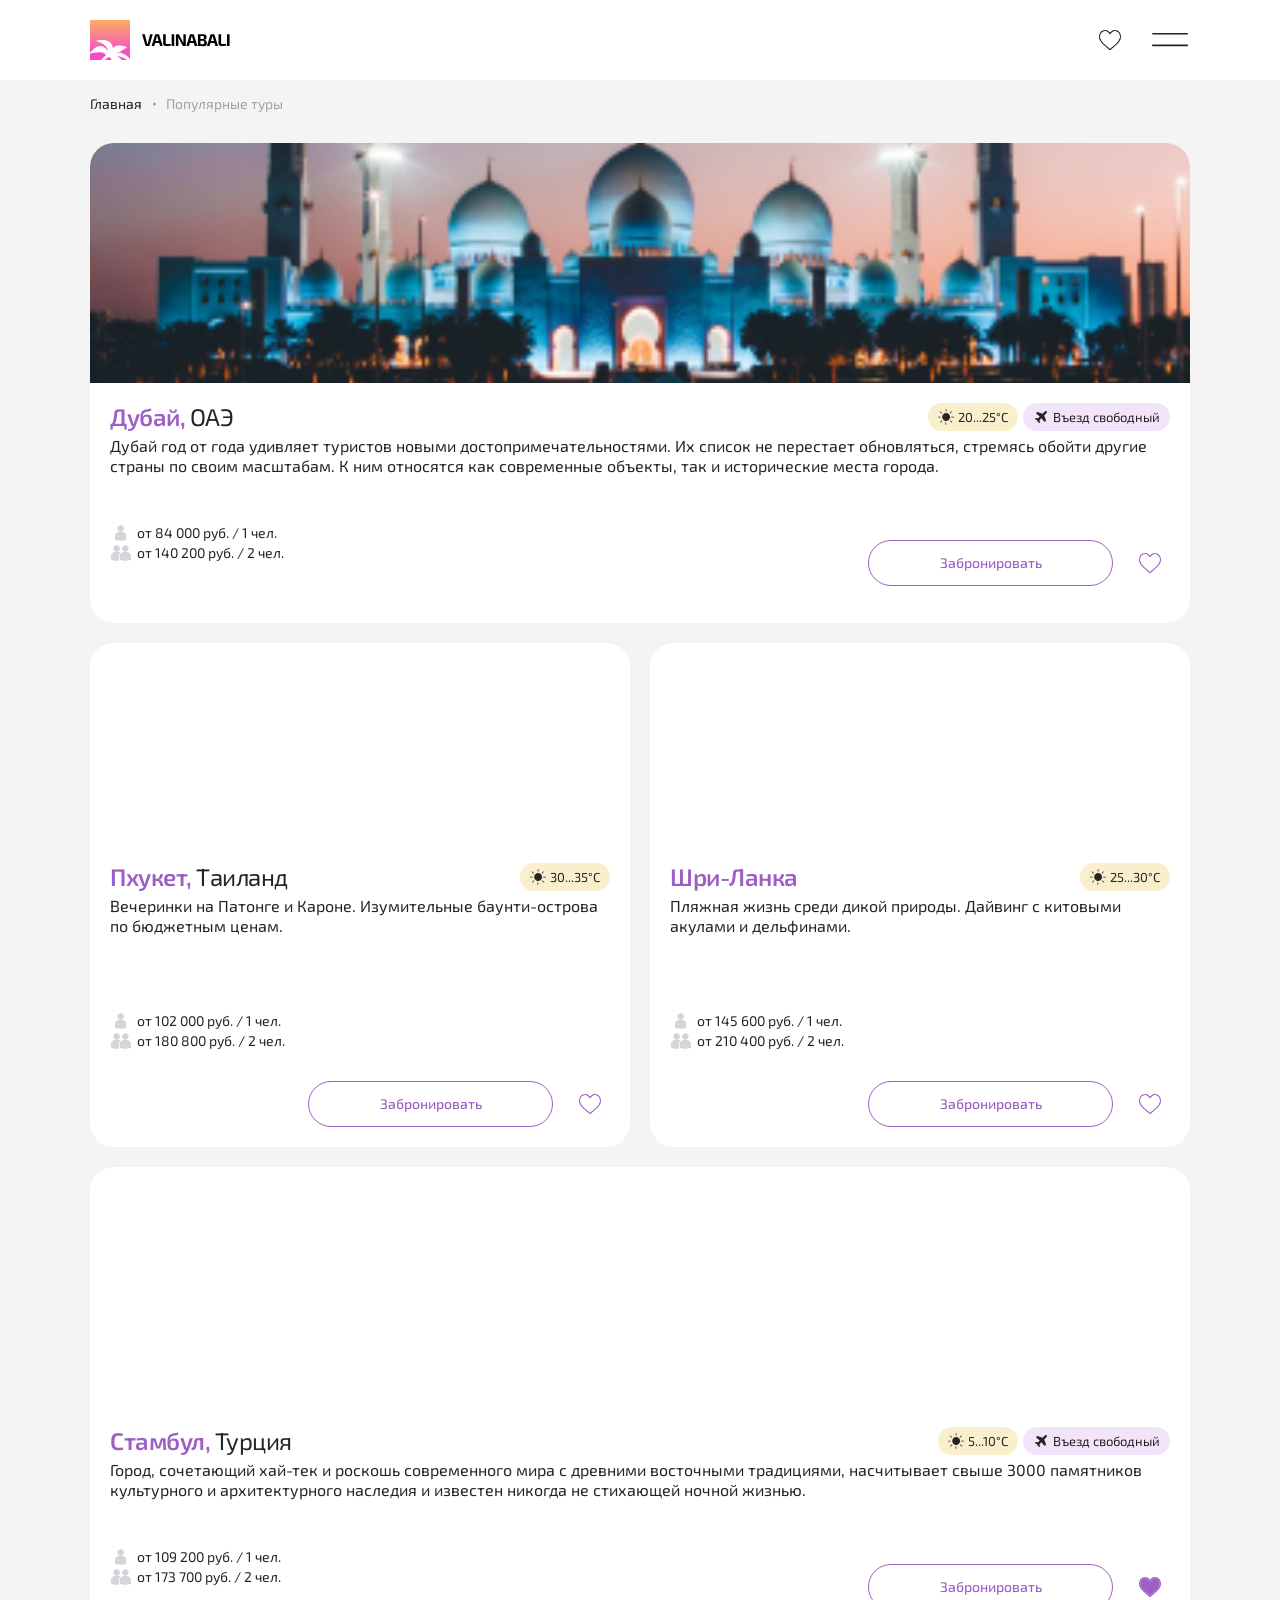
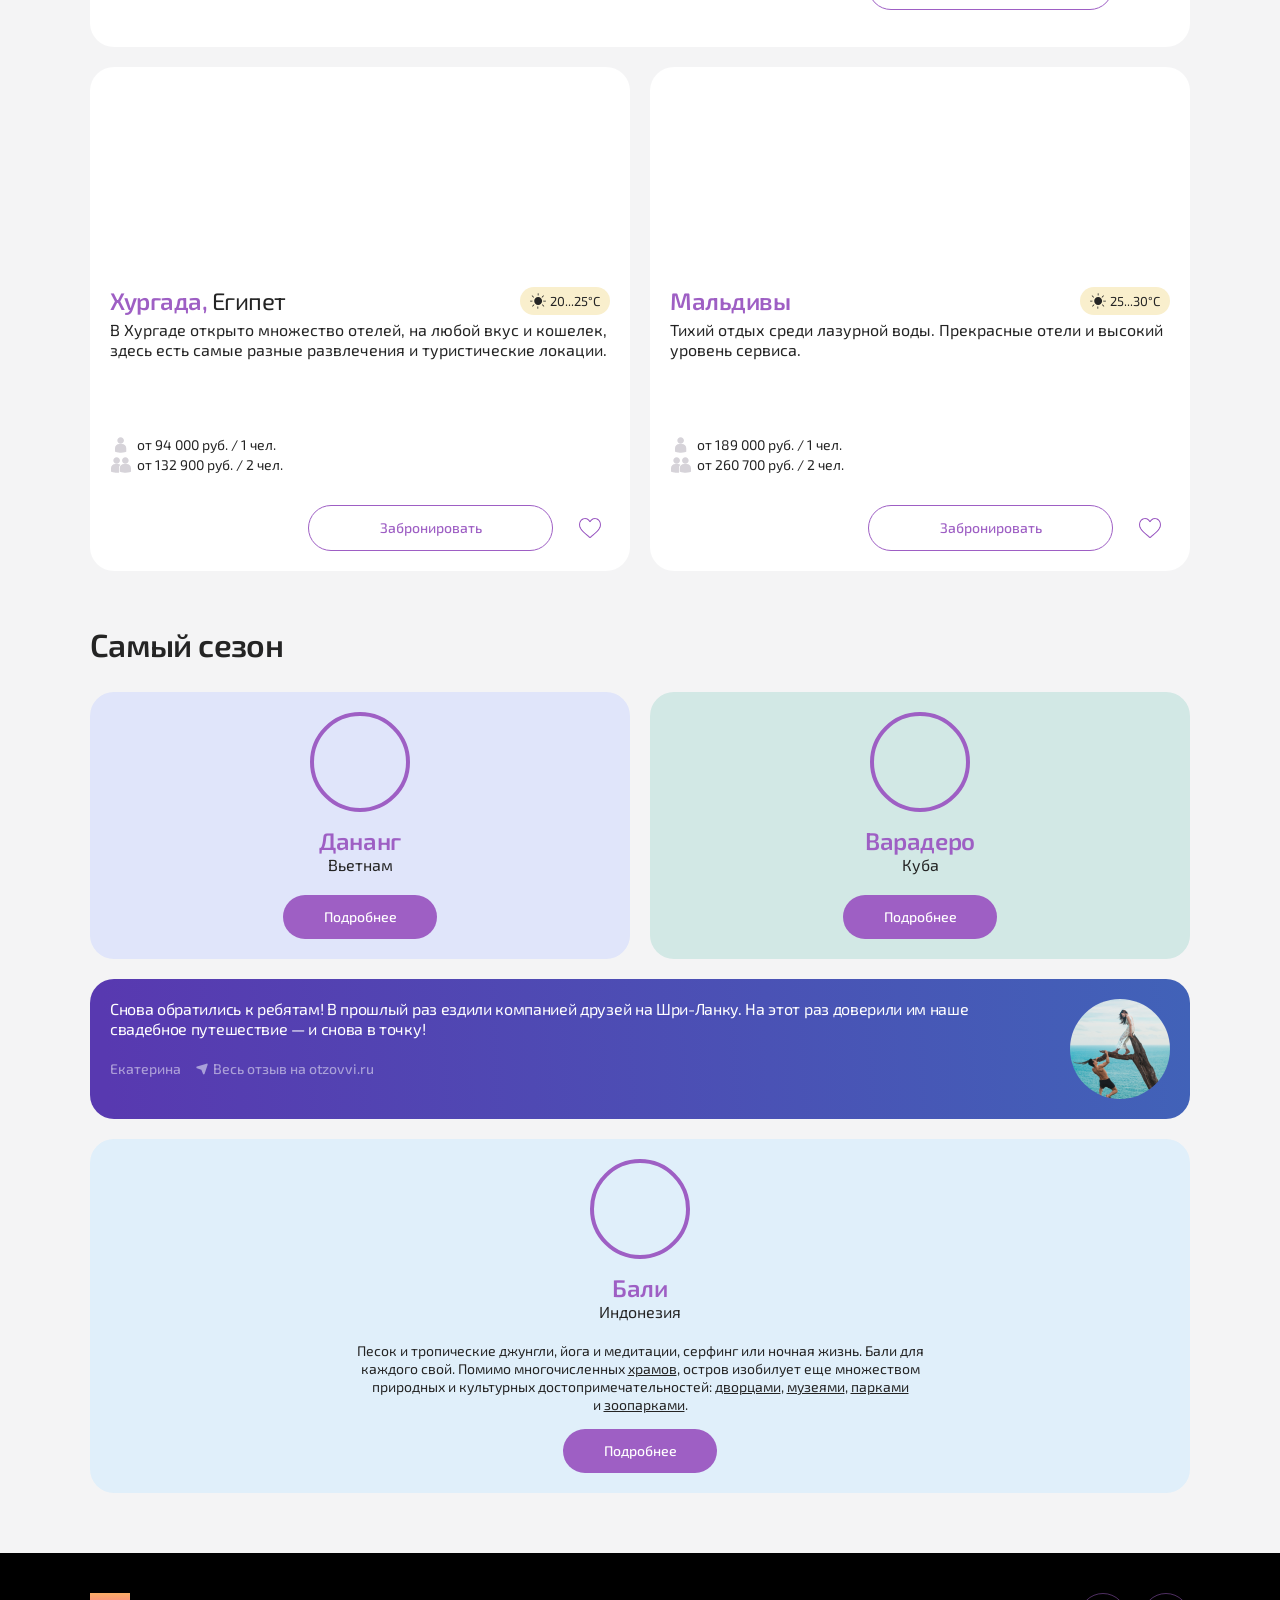
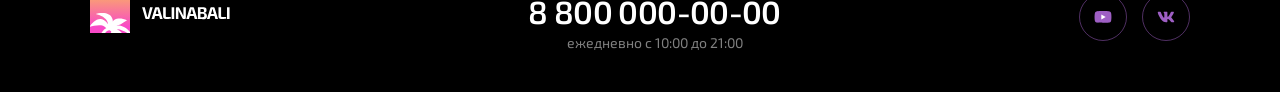
<file: index.html>
<!DOCTYPE html>
<html lang="ru">
  <head>
    <meta charset="UTF-8">
    <meta name="viewport" content="width=device-width, initial-scale=1.0">
    <meta http-equiv="X-UA-Compatible" content="ie=edge">
    <link rel="stylesheet" href="css/style.css">
    <title>Популярные туры - Valinabali</title>
  </head>

  <body>
    <header class="header">
      <div class="container">
        <div class="header__content">
          <a class="header__logo-link" href="#" aria-label="Ссылка на главную страницу">
            <svg class="header__logo-icon" width="140" height="40" viewBox="0 0 140 40" fill="none" xmlns="http://www.w3.org/2000/svg">
              <path d="M139.568 14.27V26H136.984V14.27H139.568Z" fill="black"/>
              <path d="M131.1 14.27V23.042C131.1 23.3253 131.179 23.5406 131.338 23.688C131.496 23.8353 131.723 23.909 132.018 23.909H136.115L136.234 25.864C135.429 25.9546 134.585 26.0056 133.701 26.017C132.828 26.0396 131.955 26.051 131.083 26.051C130.233 26.051 129.587 25.8243 129.145 25.371C128.714 24.9063 128.499 24.317 128.499 23.603V14.27H131.1Z" fill="black"/>
              <path d="M123.716 14.27C123.932 14.27 124.119 14.3323 124.277 14.457C124.447 14.5816 124.561 14.746 124.617 14.95L128.017 26H125.365L122.968 17.381C122.923 17.1883 122.878 16.9956 122.832 16.803C122.787 16.599 122.747 16.4063 122.713 16.225H122.254C122.22 16.4063 122.181 16.599 122.135 16.803C122.101 16.9956 122.056 17.1883 121.999 17.381L119.602 26H116.933L120.35 14.95C120.407 14.746 120.515 14.5816 120.673 14.457C120.843 14.3323 121.036 14.27 121.251 14.27L123.716 14.27ZM125.518 20.951V22.906H119.432V20.951H125.518Z" fill="black"/>
              <path d="M112.366 14.134C113.386 14.134 114.197 14.2246 114.797 14.406C115.409 14.576 115.851 14.882 116.123 15.324C116.395 15.766 116.531 16.3893 116.531 17.194C116.531 18.0326 116.367 18.673 116.038 19.115C115.721 19.5456 115.194 19.795 114.457 19.863V19.965C115.364 20.0443 115.999 20.3503 116.361 20.883C116.724 21.4043 116.905 22.1353 116.905 23.076C116.905 23.8806 116.764 24.504 116.48 24.946C116.208 25.388 115.778 25.6996 115.188 25.881C114.61 26.051 113.851 26.136 112.91 26.136C112.151 26.136 111.488 26.1303 110.921 26.119C110.366 26.119 109.85 26.1076 109.374 26.085C108.898 26.0623 108.411 26.034 107.912 26L108.167 24.198C108.439 24.2093 108.961 24.2206 109.731 24.232C110.513 24.2433 111.42 24.249 112.451 24.249C112.927 24.249 113.301 24.2036 113.573 24.113C113.845 24.0223 114.032 23.858 114.134 23.62C114.248 23.3706 114.304 23.0193 114.304 22.566C114.304 22.0786 114.248 21.7103 114.134 21.461C114.021 21.2003 113.823 21.019 113.539 20.917C113.267 20.815 112.888 20.7583 112.4 20.747H108.15V19.098H112.366C112.786 19.0866 113.114 19.0413 113.352 18.962C113.602 18.8826 113.777 18.7296 113.879 18.503C113.981 18.2763 114.032 17.959 114.032 17.551C114.032 17.1316 113.976 16.8143 113.862 16.599C113.76 16.3723 113.579 16.2193 113.318 16.14C113.058 16.0606 112.695 16.021 112.23 16.021C111.596 16.021 111.035 16.021 110.547 16.021C110.06 16.021 109.624 16.0266 109.238 16.038C108.853 16.038 108.496 16.0493 108.167 16.072L107.912 14.27C108.366 14.2246 108.802 14.1963 109.221 14.185C109.652 14.1623 110.117 14.151 110.615 14.151C111.114 14.1396 111.698 14.134 112.366 14.134ZM110.462 14.27V26H107.912V14.27H110.462Z" fill="black"/>
              <path d="M103.096 14.27C103.311 14.27 103.498 14.3323 103.657 14.457C103.827 14.5816 103.94 14.746 103.997 14.95L107.397 26H104.745L102.348 17.381C102.302 17.1883 102.257 16.9956 102.212 16.803C102.166 16.599 102.127 16.4063 102.093 16.225H101.634C101.6 16.4063 101.56 16.599 101.515 16.803C101.481 16.9956 101.435 17.1883 101.379 17.381L98.9818 26H96.3128L99.7298 14.95C99.7865 14.746 99.8941 14.5816 100.053 14.457C100.223 14.3323 100.415 14.27 100.631 14.27L103.096 14.27ZM104.898 20.951V22.906H98.8118V20.951H104.898Z" fill="black"/>
              <path d="M95.8252 14.27V25.065C95.8252 25.6883 95.5136 26 94.8902 26H93.4622C93.1789 26 92.9636 25.9376 92.8162 25.813C92.6689 25.677 92.5329 25.4786 92.4082 25.218L89.1612 19.064C89.0252 18.8033 88.8892 18.5143 88.7532 18.197C88.6286 17.8796 88.5209 17.5736 88.4302 17.279H88.2432C88.2772 17.585 88.3056 17.8966 88.3282 18.214C88.3509 18.52 88.3622 18.826 88.3622 19.132V26H85.8972V15.205C85.8972 14.5816 86.2146 14.27 86.8492 14.27H88.2602C88.5322 14.27 88.7362 14.338 88.8722 14.474C89.0196 14.5986 89.1612 14.7913 89.2972 15.052L92.4422 21.019C92.5782 21.2796 92.7199 21.5686 92.8672 21.886C93.0146 22.2033 93.1562 22.532 93.2922 22.872H93.4962C93.4622 22.532 93.4339 22.2033 93.4112 21.886C93.3999 21.5573 93.3942 21.2343 93.3942 20.917L93.3772 14.27H95.8252Z" fill="black"/>
              <path d="M84.2144 14.27V26H81.6304V14.27H84.2144Z" fill="black"/>
              <path d="M75.7461 14.27V23.042C75.7461 23.3253 75.8254 23.5406 75.9841 23.688C76.1428 23.8353 76.3694 23.909 76.6641 23.909H80.7611L80.8801 25.864C80.0754 25.9546 79.2311 26.0056 78.3471 26.017C77.4744 26.0396 76.6018 26.051 75.7291 26.051C74.8791 26.051 74.2331 25.8243 73.7911 25.371C73.3604 24.9063 73.1451 24.317 73.1451 23.603V14.27H75.7461Z" fill="black"/>
              <path d="M68.3627 14.27C68.578 14.27 68.765 14.3323 68.9237 14.457C69.0937 14.5816 69.207 14.746 69.2637 14.95L72.6637 26H70.0117L67.6147 17.381C67.5693 17.1883 67.524 16.9956 67.4787 16.803C67.4333 16.599 67.3937 16.4063 67.3597 16.225H66.9007C66.8667 16.4063 66.827 16.599 66.7817 16.803C66.7477 16.9956 66.7023 17.1883 66.6457 17.381L64.2487 26H61.5797L64.9967 14.95C65.0533 14.746 65.161 14.5816 65.3197 14.457C65.4897 14.3323 65.6823 14.27 65.8977 14.27L68.3627 14.27ZM70.1647 20.951V22.906H64.0787V20.951H70.1647Z" fill="black"/>
              <path d="M62.7439 14.27L59.5479 25.286C59.4912 25.49 59.3779 25.66 59.2079 25.796C59.0492 25.932 58.8566 26 58.6299 26H56.2499C56.0119 26 55.8079 25.932 55.6379 25.796C55.4792 25.66 55.3772 25.49 55.3319 25.286L52.1189 14.27H54.8049L56.9469 22.736C56.9922 22.9513 57.0376 23.1723 57.0829 23.399C57.1396 23.6143 57.1849 23.8296 57.2189 24.045H57.6609C57.6949 23.8296 57.7346 23.6086 57.7799 23.382C57.8366 23.1553 57.8932 22.9343 57.9499 22.719L60.0749 14.27H62.7439Z" fill="black"/>
              <g clip-path="url(#clip0_1815_593)">
              <rect width="40" height="40" fill="url(#paint0_linear_1815_593)"/>
              <path d="M12.1924 20.0948C9.34336 20.1069 6.70334 20.6851 5.41614 21.088C5.41614 21.088 17.0926 23.0695 18.0639 31.1301C9.19101 18.3372 -0.487183 33.8089 -0.487183 33.8089C1.53066 33.2796 7.30875 31.7084 11.1671 32.3712C13.8069 32.8247 16.3803 35.218 16.2692 35.1879C9.97812 36.7357 -0.0163387 64.7344 1.68077 67.0082C3.19405 68.7469 4.70896 68.1538 6.22244 67.2718C6.97157 61.338 12.8177 35.3034 19.9715 37.4051C19.9725 37.4054 19.9735 37.4048 19.9745 37.4051C20.5768 37.6112 21.1465 37.9728 21.1774 38.5253C21.2363 39.5778 20.5569 41.298 20.7173 42.4926C21.0893 45.2649 21.6321 46.2291 22.4216 47.1963C24.307 46.1365 26.1109 42.3155 26.4841 40.3343C28.1734 41.0741 30.8891 42.7876 33.1046 49.1513C34.2628 43.1879 32.5925 38.4842 27.1094 36.3955C29.4839 35.3692 39.8191 40.5626 41.0806 43.4572C42.308 38.2378 33.6263 31.8509 26.3984 32.1903C27.7842 31.8288 29.307 32.2513 30.7561 31.1842C32.7006 29.7523 34.9683 28.5192 37.0814 27.1946C29.9749 24.1035 23.4167 25.6298 22.9549 28.8292C22.592 21.7284 17.0815 20.0741 12.1923 20.0949L12.1924 20.0948Z" fill="white"/>
              </g>
              <defs>
              <linearGradient id="paint0_linear_1815_593" x1="20" y1="0" x2="20" y2="40" gradientUnits="userSpaceOnUse">
              <stop offset="0" stop-color="#FAAD66"/>
              <stop offset="0.844644" stop-color="#F849C7"/>
              </linearGradient>
              <clipPath id="clip0_1815_593">
              <rect width="40" height="40" fill="white"/>
              </clipPath>
              </defs>
            </svg>
          </a>
          <div class="header__btn-wrapper">
            <a class="header__favorites" href="#" aria-label="Ссылка на страницу избранное">
              <svg class="header__favorites-icon" width="22" height="20" aria-hidden="true">
                <use xlink:href="images/sprite.svg#icon-favorites"></use>
              </svg>
            </a>
            <button class="header__burger" type="button" aria-label="Кнопка открытия меню">
              <svg class="header__burger-icon" width="36" height="14" aria-hidden="true">
                <use xlink:href="images/sprite.svg#icon-burger"></use>
              </svg>
            </button>
          </div>
        </div>
      </div>
    </header>
    <main>
      <h1 class="visually-hidden">Туры Valinabali</h1>
      <div class="breadcrumbs">
        <div class="container">
          <ul class="breadcrumbs__list">
            <li class="breadcrumbs__item">
              <a class="breadcrumbs__link" href="#" aria-label="Ссылка на главную страницу">Главная</a>
            </li>
            <li class="breadcrumbs__item">
              <span class="breadcrumbs__link breadcrumbs__link--active">Популярные туры</span>
            </li>
          </ul>
        </div>
      </div>
      <section class="tours">
        <div class="container">
          <h2 class="visually-hidden">Популярные туры</h2>
          <ul class="tours__list">
            <li class="tours__item tours__item--flat">
              <div class="card-tour card-tour--flat">
                <picture class="card-tour__picture">
                  <source media="(max-width: 767px)" srcset="images/dubai-mobile.png 1x, images/dubai-mobile@2x.png 2x">
                  <source media="(max-width: 1439px)" srcset="images/dubai-tablet.png 1x, images/dubai-tablet@2x.png 2x">
                  <img class="card-tour__img card-tour__img--flat" src="images/dubai.png" height="240" width="720" alt="Фотография тура Дубай">
                </picture>
                <div class="card-tour__content">
                  <div class="card-tour__content-top">
                    <h2 class="card-tour__title">Дубай,<span class="card-tour__title-gray"> ОАЭ</span></h2>
                    <div class="card-tour__label-wrap">
                      <div class="card-tour__label-info">
                        <svg class="card-tour__label-icon" width="16" height="16" aria-hidden="true">
                          <use xlink:href="images/sprite.svg#icon-sun"></use>
                        </svg>
                        <span class="card-tour__label-text">20...25°C</span>
                      </div>
                      <div class="card-tour__label-info card-tour__label-info--bg-violet">
                        <svg class="card-tour__label-icon" width="16" height="16" aria-hidden="true">
                          <use xlink:href="images/sprite.svg#icon-airplane"></use>
                        </svg>
                        <span class="card-tour__label-text">Въезд свободный</span>
                      </div>
                    </div>
                  </div>
                  <p class="card-tour__text card-tour__text--flat">Дубай год от&nbsp;года удивляет туристов новыми достопримечательностями. Их&nbsp;список не&nbsp;перестает обновляться, стремясь обойти другие страны по&nbsp;своим масштабам. К&nbsp;ним относятся как современные объекты, так и&nbsp;исторические места города.</p>
                  <div class="card-tour__content-bottom">
                    <div class="card-tour__price-wrap">
                      <div class="card-tour__price">
                        <svg class="card-tour__price-icon" width="22" height="22" aria-hidden="true">
                          <use xlink:href="images/sprite.svg#icon-users"></use>
                        </svg>
                        <span class="card-tour__price-text">от 84 000 руб. / 1 чел.</span>
                      </div>
                      <div class="card-tour__price">
                        <svg class="card-tour__price-icon" width="22" height="22" aria-hidden="true">
                          <use xlink:href="images/sprite.svg#icon-users-double"></use>
                        </svg>
                        <span class="card-tour__price-text">от 140 200 руб. / 2 чел.</span>
                      </div>
                    </div>
                    <div class="card-tour__btns-wrap">
                      <button class="btn" type="button" aria-label="Кнопка забронировать тур">Забронировать</button>
                      <button class="card-tour__btn-favorites btn btn--icon" type="button" aria-label="Кнопка добавления в избранное">
                        <svg class="card-tour__btn-icon" width="22" height="20" aria-hidden="true">
                          <use xlink:href="images/sprite.svg#icon-favorites"></use>
                        </svg>
                      </button>
                    </div>
                  </div>
                </div>
              </div>
            </li>
            <li class="tours__item">
              <div class="card-tour">
                <picture class="card-tour__picture">
                  <source media="(max-width: 767px)" srcset="images/phuket-mobile.png 1x, images/phuket-mobile@2x.png 2x">
                  <source media="(max-width: 1439px)" srcset="images/phuket-tablet.png 1x, images/phuket-tablet@2x.png 2x">
                  <img class="card-tour__img" src="images/phuket.png" height="240" width="380" alt="Фотография тура Пхукет">
                </picture>
                <div class="card-tour__content">
                  <div class="card-tour__content-top">
                    <h2 class="card-tour__title">Пхукет,<span class="card-tour__title-gray"> Таиланд</span></h2>
                    <div class="card-tour__label-wrap">
                      <div class="card-tour__label-info">
                        <svg class="card-tour__label-icon" width="16" height="16" aria-hidden="true">
                          <use xlink:href="images/sprite.svg#icon-sun"></use>
                        </svg>
                        <span class="card-tour__label-text">30...35°C</span>
                      </div>
                    </div>
                  </div>
                  <p class="card-tour__text">Вечеринки на&nbsp;Патонге и&nbsp;Кароне. Изумительные баунти-острова по&nbsp;бюджетным ценам.</p>
                  <div class="card-tour__content-bottom">
                    <div class="card-tour__price-wrap">
                      <div class="card-tour__price">
                        <svg class="card-tour__price-icon" width="22" height="22" aria-hidden="true">
                          <use xlink:href="images/sprite.svg#icon-users"></use>
                        </svg>
                        <span class="card-tour__price-text">от 102 000 руб. / 1 чел.</span>
                      </div>
                      <div class="card-tour__price">
                        <svg class="card-tour__price-icon" width="22" height="22" aria-hidden="true">
                          <use xlink:href="images/sprite.svg#icon-users-double"></use>
                        </svg>
                        <span class="card-tour__price-text">от 180 800 руб. / 2 чел.</span>
                      </div>
                    </div>
                    <div class="card-tour__btns-wrap">
                      <button class="btn" type="button" aria-label="Кнопка забронировать тур">Забронировать</button>
                      <button class="card-tour__btn-favorites btn btn--icon" type="button" aria-label="Кнопка добавления в избранное">
                        <svg class="card-tour__btn-icon" width="22" height="20" aria-hidden="true">
                          <use xlink:href="images/sprite.svg#icon-favorites"></use>
                        </svg>
                      </button>
                    </div>
                  </div>
                </div>
              </div>
            </li>
            <li class="tours__item">
              <div class="card-tour">
                <picture class="card-tour__picture">
                  <source media="(max-width: 767px)"  srcset="images/shri-lanka-mobile.png 1x, images/shri-lanka-mobile@2x.png 2x">
                  <source media="(max-width: 1439px)"  srcset="images/shri-lanka-tablet.png 1x, images/shri-lanka-tablet@2x.png 2x">
                  <img class="card-tour__img" src="images/shri-lanka.png" height="240" width="380" alt="Фотография тура Шри-Ланка">
                </picture>
                <div class="card-tour__content">
                  <div class="card-tour__content-top">
                    <h2 class="card-tour__title">Шри-Ланка</h2>
                    <div class="card-tour__label-wrap">
                      <div class="card-tour__label-info">
                        <svg class="card-tour__label-icon" width="16" height="16" aria-hidden="true">
                          <use xlink:href="images/sprite.svg#icon-sun"></use>
                        </svg>
                        <span class="card-tour__label-text">25...30°C</span>
                      </div>
                    </div>
                  </div>
                  <p class="card-tour__text">Пляжная жизнь среди дикой природы. Дайвинг с&nbsp;китовыми акулами и&nbsp;дельфинами.</p>
                  <div class="card-tour__content-bottom">
                    <div class="card-tour__price-wrap">
                      <div class="card-tour__price">
                        <svg class="card-tour__price-icon" width="22" height="22" aria-hidden="true">
                          <use xlink:href="images/sprite.svg#icon-users"></use>
                        </svg>
                        <span class="card-tour__price-text">от 145 600 руб. / 1 чел.</span>
                      </div>
                      <div class="card-tour__price">
                        <svg class="card-tour__price-icon" width="22" height="22" aria-hidden="true">
                          <use xlink:href="images/sprite.svg#icon-users-double"></use>
                        </svg>
                        <span class="card-tour__price-text">от 210 400 руб. / 2 чел.</span>
                      </div>
                    </div>
                    <div class="card-tour__btns-wrap">
                      <button class="btn" type="button" aria-label="Кнопка забронировать тур">Забронировать</button>
                      <button class="card-tour__btn-favorites btn btn--icon" type="button" aria-label="Кнопка добавления в избранное">
                        <svg class="card-tour__btn-icon" width="22" height="20" aria-hidden="true">
                          <use xlink:href="images/sprite.svg#icon-favorites"></use>
                        </svg>
                      </button>
                    </div>
                  </div>
                </div>
              </div>
            </li>
            <li class="tours__item tours__item--flat">
              <div class="card-tour card-tour--flat">
                <picture class="card-tour__picture">
                  <source media="(max-width: 767px)"  srcset="images/stambul-mobile.png 1x, images/stambul-mobile@2x.png 2x">
                  <source media="(max-width: 1439px)"  srcset="images/stambul-tablet.png 1x, images/stambul-tablet@2x.png 2x">
                  <img class="card-tour__img card-tour__img--flat" src="images/stambul.png" height="240" width="720" alt="Фотография тура Стамбул">
                </picture>
                <div class="card-tour__content">
                  <div class="card-tour__content-top">
                    <h2 class="card-tour__title">Стамбул,<span class="card-tour__title-gray"> Турция</span></h2>
                    <div class="card-tour__label-wrap">
                      <div class="card-tour__label-info">
                        <svg class="card-tour__label-icon" width="16" height="16" aria-hidden="true">
                          <use xlink:href="images/sprite.svg#icon-sun"></use>
                        </svg>
                        <span class="card-tour__label-text">5...10°C</span>
                      </div>
                      <div class="card-tour__label-info card-tour__label-info--bg-violet">
                        <svg class="card-tour__label-icon" width="16" height="16" aria-hidden="true">
                          <use xlink:href="images/sprite.svg#icon-airplane"></use>
                        </svg>
                        <span class="card-tour__label-text">Въезд свободный</span>
                      </div>
                    </div>
                  </div>
                    <p class="card-tour__text card-tour__text--flat">Город, сочетающий хай-тек и&nbsp;роскошь современного мира с&nbsp;древними восточными традициями, насчитывает свыше 3000 памятников культурного и&nbsp;архитектурного наследия и&nbsp;известен никогда не&nbsp;стихающей ночной жизнью.</p>
                  <div class="card-tour__content-bottom">
                    <div class="card-tour__price-wrap">
                      <div class="card-tour__price">
                        <svg class="card-tour__price-icon" width="22" height="22" aria-hidden="true">
                          <use xlink:href="images/sprite.svg#icon-users"></use>
                        </svg>
                        <span class="card-tour__price-text">от 109 200 руб. / 1 чел.</span>
                      </div>
                      <div class="card-tour__price">
                        <svg class="card-tour__price-icon" width="22" height="22" aria-hidden="true">
                          <use xlink:href="images/sprite.svg#icon-users-double"></use>
                        </svg>
                        <span class="card-tour__price-text">от 173 700 руб. / 2 чел.</span>
                      </div>
                    </div>
                    <div class="card-tour__btns-wrap">
                      <button class="btn" type="button" aria-label="Кнопка забронировать тур">Забронировать</button>
                      <button class="card-tour__btn-favorites card-tour__btn-favorites--active btn btn--icon" type="button" aria-label="Кнопка добавления в избранное">
                        <svg class="card-tour__btn-icon" width="22" height="20" aria-hidden="true">
                          <use xlink:href="images/sprite.svg#icon-favorites"></use>
                        </svg>
                      </button>
                    </div>
                  </div>
                </div>
              </div>
            </li>
            <li class="tours__item tours__item--flat tours__item--flat-small">
              <div class="card-tour card-tour--flat-small">
                <picture class="card-tour__picture">
                  <source media="(max-width: 767px)"  srcset="images/hurgada-mobile.png 1x, images/hurgada-mobile@2x.png 2x">
                  <source media="(max-width: 1439px)"  srcset="images/hurgada-tablet.png 1x, images/hurgada-tablet@2x.png 2x">
                  <img class="card-tour__img" src="images/hurgada.png" height="240" width="720" alt="Фотография тура Хургада">
                </picture>
                <div class="card-tour__content">
                  <div class="card-tour__content-top">
                    <h2 class="card-tour__title">Хургада, <span class="card-tour__title-gray">Египет</span></h2>
                    <div class="card-tour__label-wrap">
                      <div class="card-tour__label-info">
                        <svg class="card-tour__label-icon" width="16" height="16" aria-hidden="true">
                          <use xlink:href="images/sprite.svg#icon-sun"></use>
                        </svg>
                        <span class="card-tour__label-text">20...25°C</span>
                      </div>
                      <div class="card-tour__label-info card-tour__label-info--bg-violet card-tour__label-info--tablet">
                        <svg class="card-tour__label-icon" width="16" height="16" aria-hidden="true">
                          <use xlink:href="images/sprite.svg#icon-airplane"></use>
                        </svg>
                        <span class="card-tour__label-text">Въезд свободный</span>
                      </div>
                    </div>
                  </div>
                  <p class="card-tour__text">В&nbsp;Хургаде открыто множество отелей, на&nbsp;любой вкус и&nbsp;кошелек, здесь есть самые разные развлечения и&nbsp;туристические локации.</p>
                  <div class="card-tour__content-bottom">
                    <div class="card-tour__price-wrap">
                      <div class="card-tour__price">
                        <svg class="card-tour__price-icon" width="22" height="22" aria-hidden="true">
                          <use xlink:href="images/sprite.svg#icon-users"></use>
                        </svg>
                        <span class="card-tour__price-text">от 94 000 руб. / 1 чел.</span>
                      </div>
                      <div class="card-tour__price">
                        <svg class="card-tour__price-icon" width="22" height="22" aria-hidden="true">
                          <use xlink:href="images/sprite.svg#icon-users-double"></use>
                        </svg>
                        <span class="card-tour__price-text">от 132 900 руб. / 2 чел.</span>
                      </div>
                    </div>
                    <div class="card-tour__btns-wrap">
                      <button class="btn" type="button" aria-label="Кнопка забронировать тур">Забронировать</button>
                      <button class="card-tour__btn-favorites btn btn--icon" type="button" aria-label="Кнопка добавления в избранное">
                        <svg class="card-tour__btn-icon" width="22" height="20" aria-hidden="true">
                          <use xlink:href="images/sprite.svg#icon-favorites"></use>
                        </svg>
                      </button>
                    </div>
                  </div>
                </div>
              </div>
            </li>
            <li class="tours__item">
              <div class="card-tour">
                <picture class="card-tour__picture">
                  <source media="(max-width: 767px)"  srcset="images/maldives-mobile.png 1x, images/maldives-mobile@2x.png 2x">
                  <source media="(max-width: 1439px)"  srcset="images/maldives-tablet.png 1x, images/maldives-tablet@2x.png 2x">
                  <img class="card-tour__img" src="images/maldives.png" height="240" width="380" alt="Фотография тура Мальдивы">
                </picture>
                <div class="card-tour__content">
                  <div class="card-tour__content-top">
                    <h2 class="card-tour__title">Мальдивы</h2>
                    <div class="card-tour__label-wrap">
                      <div class="card-tour__label-info">
                        <svg class="card-tour__label-icon" width="16" height="16" aria-hidden="true">
                          <use xlink:href="images/sprite.svg#icon-sun"></use>
                        </svg>
                        <span class="card-tour__label-text">25...30°C</span>
                      </div>
                    </div>
                  </div>
                  <p class="card-tour__text">Тихий отдых среди лазурной воды. Прекрасные отели и&nbsp;высокий уровень сервиса.</p>
                  <div class="card-tour__content-bottom">
                    <div class="card-tour__price-wrap">
                      <div class="card-tour__price">
                        <svg class="card-tour__price-icon" width="22" height="22" aria-hidden="true">
                          <use xlink:href="images/sprite.svg#icon-users"></use>
                        </svg>
                        <span class="card-tour__price-text">от 189 000 руб. / 1 чел.</span>
                      </div>
                      <div class="card-tour__price">
                        <svg class="card-tour__price-icon" width="22" height="22" aria-hidden="true">
                          <use xlink:href="images/sprite.svg#icon-users-double"></use>
                        </svg>
                        <span class="card-tour__price-text">от 260 700 руб. / 2 чел.</span>
                      </div>
                    </div>
                    <div class="card-tour__btns-wrap">
                      <button class="btn" type="button" aria-label="Кнопка забронировать тур">Забронировать</button>
                      <button class="card-tour__btn-favorites btn btn--icon" type="button" aria-label="Кнопка добавления в избранное">
                        <svg class="card-tour__btn-icon" width="22" height="20" aria-hidden="true">
                          <use xlink:href="images/sprite.svg#icon-favorites"></use>
                        </svg>
                      </button>
                    </div>
                  </div>
                </div>
              </div>
            </li>
          </ul>
        </div>
      </section>
      <section class="best-tours">
        <div class="container">
          <h2 class="best-tours__title">Самый сезон</h2>
          <ul class="best-tours__list">
            <li class="best-tours__item">
              <div class="best-tour-card">
                <picture class="best-tour-card__picture">
                  <source media="(max-width: 767px)" srcset="images/danang-mobile.png 1x, images/danang-mobile@2x.png 2x">
                  <source media="(max-width: 1439px)" srcset="images/danang-tablet.png 1x, images/danang-tablet@2x.png 2x">
                  <img class="best-tour-card__img" src="images/danang.png" height="150" width="150" alt="Фотография тура Дананг">
                </picture>
                <h2 class="best-tour-card__name">Дананг</h2>
                <p class="best-tour-card__text">Вьетнам</p>
                <button class="btn btn--bg-lilac btn--size-small" type="button">Подробнее</button>
              </div>
            </li>
            <li class="best-tours__item">
              <div class="best-tour-card best-tour-card--bg-green">
                <picture class="best-tour-card__picture">
                  <source media="(max-width: 767px)" srcset="images/varadero-mobile.png 1x, images/varadero-mobile@2x.png 2x">
                  <source media="(max-width: 1439px)" srcset="images/varadero-tablet.png 1x, images/varadero-tablet@2x.png 2x">
                  <img class="best-tour-card__img" src="images/varadero.png" height="150" width="150" alt="Фотография тура Варадеро">
                </picture>
                <h2 class="best-tour-card__name">Варадеро</h2>
                <p class="best-tour-card__text">Куба</p>
                <button class="btn btn--bg-lilac btn--size-small" type="button">Подробнее</button>
              </div>
            </li>
            <li class="best-tours__item best-tours__item--grid-vertical">
              <div class="best-tour-card best-tour-card--bg-blue">
                <picture class="best-tour-card__picture">
                  <source media="(max-width: 767px)"  srcset="images/bali-mobile.png 1x, images/bali-mobile@2x.png 2x">
                  <source media="(max-width: 1439px)"  srcset="images/bali-tablet.png 1x, images/bali-tablet@2x.png 2x">
                  <img class="best-tour-card__img" src="images/bali.png" height="150" width="150" alt="Фотография тура Бали">
                </picture>
                <h2 class="best-tour-card__name">Бали</h2>
                <p class="best-tour-card__text">Индонезия</p>
                <p class="best-tour-card__info">Песок и&nbsp;тропические джунгли, йога и&nbsp;медитации, серфинг или ночная жизнь. Бали для каждого свой. Помимо многочисленных <u>храмов</u>, остров изобилует еще множеством природных и&nbsp;культурных достопримечательностей: <u>дворцами</u>, <u>музеями</u>, <u>парками</u> и&nbsp;<u>зоопарками</u>.</p>
                <button class="btn btn--bg-lilac btn--size-small" type="button">Подробнее</button>
              </div>
            </li>
            <li class="best-tours__item best-tours__item--grid-flat">
              <div class="review-card">
                <div class="review-card__wrap">
                  <p class="review-card__text">Снова обратились к&nbsp;ребятам! В&nbsp;прошлый раз ездили компанией друзей на&nbsp;Шри-Ланку. На&nbsp;этот раз доверили им&nbsp;наше свадебное путешествие&nbsp;&mdash; и&nbsp;снова в&nbsp;точку!</p>
                  <div class="review-card__description">
                    <p class="review-card__name">Екатерина</p>
                    <a class="review-card__link" href="#" aria-label="Ссылка на сайт с отзывами">
                      <svg class="review-card__link-icon" width="12" height="12" aria-hidden="true">
                        <use xlink:href="images/sprite.svg#icon-send"></use>
                      </svg>
                      Весь отзыв на otzovvi.ru
                    </a>
                  </div>
                </div>
                <picture class="review-card__picture">
                  <source media="(max-width: 1439px)"  srcset="images/review-card-img-tablet.png 1x, images/review-card-img-tablet@2x.png 2x">
                  <img class="review-card__img" src="images/review-card-img.png" height="100" width="100" alt="Фотография клиента в отзывах">
                </picture>
              </div>
            </li>
          </ul>
        </div>
      </section>
    </main>
    <footer class="footer">
      <div class="container">
        <div class="footer__content">
          <a class="footer__logo-link" href="#" aria-label="Ссылка на главную">
            <svg width="140" height="40" viewBox="0 0 140 40" fill="none" xmlns="http://www.w3.org/2000/svg">
              <path d="M139.568 14.27V26H136.984V14.27H139.568Z" fill="white"/>
              <path d="M131.1 14.27V23.042C131.1 23.3254 131.179 23.5407 131.338 23.688C131.496 23.8354 131.723 23.909 132.018 23.909H136.115L136.234 25.864C135.429 25.9547 134.585 26.0057 133.701 26.017C132.828 26.0397 131.955 26.051 131.083 26.051C130.233 26.051 129.587 25.8244 129.145 25.371C128.714 24.9064 128.499 24.317 128.499 23.603V14.27H131.1Z" fill="white"/>
              <path d="M123.716 14.27C123.932 14.27 124.119 14.3324 124.277 14.457C124.447 14.5817 124.561 14.746 124.617 14.95L128.017 26H125.365L122.968 17.381C122.923 17.1884 122.878 16.9957 122.832 16.803C122.787 16.599 122.747 16.4064 122.713 16.225H122.254C122.22 16.4064 122.181 16.599 122.135 16.803C122.101 16.9957 122.056 17.1884 121.999 17.381L119.602 26H116.933L120.35 14.95C120.407 14.746 120.515 14.5817 120.673 14.457C120.843 14.3324 121.036 14.27 121.251 14.27L123.716 14.27ZM125.518 20.951V22.906H119.432V20.951H125.518Z" fill="white"/>
              <path d="M112.366 14.134C113.386 14.134 114.197 14.2247 114.797 14.406C115.409 14.576 115.851 14.882 116.123 15.324C116.395 15.766 116.531 16.3894 116.531 17.194C116.531 18.0327 116.367 18.673 116.038 19.115C115.721 19.5457 115.194 19.795 114.457 19.863V19.965C115.364 20.0444 115.999 20.3504 116.361 20.883C116.724 21.4044 116.905 22.1354 116.905 23.076C116.905 23.8807 116.764 24.504 116.48 24.946C116.208 25.388 115.778 25.6997 115.188 25.881C114.61 26.051 113.851 26.136 112.91 26.136C112.151 26.136 111.488 26.1304 110.921 26.119C110.366 26.119 109.85 26.1077 109.374 26.085C108.898 26.0624 108.411 26.034 107.912 26L108.167 24.198C108.439 24.2094 108.961 24.2207 109.731 24.232C110.513 24.2434 111.42 24.249 112.451 24.249C112.927 24.249 113.301 24.2037 113.573 24.113C113.845 24.0224 114.032 23.858 114.134 23.62C114.248 23.3707 114.304 23.0194 114.304 22.566C114.304 22.0787 114.248 21.7104 114.134 21.461C114.021 21.2004 113.823 21.019 113.539 20.917C113.267 20.815 112.888 20.7584 112.4 20.747H108.15V19.098H112.366C112.786 19.0867 113.114 19.0414 113.352 18.962C113.602 18.8827 113.777 18.7297 113.879 18.503C113.981 18.2764 114.032 17.959 114.032 17.551C114.032 17.1317 113.976 16.8144 113.862 16.599C113.76 16.3724 113.579 16.2194 113.318 16.14C113.058 16.0607 112.695 16.021 112.23 16.021C111.596 16.021 111.035 16.021 110.547 16.021C110.06 16.021 109.624 16.0267 109.238 16.038C108.853 16.038 108.496 16.0494 108.167 16.072L107.912 14.27C108.366 14.2247 108.802 14.1964 109.221 14.185C109.652 14.1624 110.117 14.151 110.615 14.151C111.114 14.1397 111.698 14.134 112.366 14.134ZM110.462 14.27V26H107.912V14.27H110.462Z" fill="white"/>
              <path d="M103.096 14.27C103.311 14.27 103.498 14.3324 103.657 14.457C103.827 14.5817 103.94 14.746 103.997 14.95L107.397 26H104.745L102.348 17.381C102.302 17.1884 102.257 16.9957 102.212 16.803C102.166 16.599 102.127 16.4064 102.093 16.225H101.634C101.6 16.4064 101.56 16.599 101.515 16.803C101.481 16.9957 101.435 17.1884 101.379 17.381L98.9818 26H96.3128L99.7298 14.95C99.7865 14.746 99.8941 14.5817 100.053 14.457C100.223 14.3324 100.415 14.27 100.631 14.27L103.096 14.27ZM104.898 20.951V22.906H98.8118V20.951H104.898Z" fill="white"/>
              <path d="M95.8252 14.27V25.065C95.8252 25.6884 95.5136 26 94.8902 26H93.4622C93.1789 26 92.9636 25.9377 92.8162 25.813C92.6689 25.677 92.5329 25.4787 92.4082 25.218L89.1612 19.064C89.0252 18.8034 88.8892 18.5144 88.7532 18.197C88.6286 17.8797 88.5209 17.5737 88.4302 17.279H88.2432C88.2772 17.585 88.3056 17.8967 88.3282 18.214C88.3509 18.52 88.3622 18.826 88.3622 19.132V26H85.8972V15.205C85.8972 14.5817 86.2146 14.27 86.8492 14.27H88.2602C88.5322 14.27 88.7362 14.338 88.8722 14.474C89.0196 14.5987 89.1612 14.7914 89.2972 15.052L92.4422 21.019C92.5782 21.2797 92.7199 21.5687 92.8672 21.886C93.0146 22.2034 93.1562 22.532 93.2922 22.872H93.4962C93.4622 22.532 93.4339 22.2034 93.4112 21.886C93.3999 21.5574 93.3942 21.2344 93.3942 20.917L93.3772 14.27H95.8252Z" fill="white"/>
              <path d="M84.2144 14.27V26H81.6304V14.27H84.2144Z" fill="white"/>
              <path d="M75.7461 14.27V23.042C75.7461 23.3254 75.8254 23.5407 75.9841 23.688C76.1428 23.8354 76.3694 23.909 76.6641 23.909H80.7611L80.8801 25.864C80.0754 25.9547 79.2311 26.0057 78.3471 26.017C77.4744 26.0397 76.6018 26.051 75.7291 26.051C74.8791 26.051 74.2331 25.8244 73.7911 25.371C73.3604 24.9064 73.1451 24.317 73.1451 23.603V14.27H75.7461Z" fill="white"/>
              <path d="M68.3627 14.27C68.578 14.27 68.765 14.3324 68.9237 14.457C69.0937 14.5817 69.207 14.746 69.2637 14.95L72.6637 26H70.0117L67.6147 17.381C67.5693 17.1884 67.524 16.9957 67.4787 16.803C67.4333 16.599 67.3937 16.4064 67.3597 16.225H66.9007C66.8667 16.4064 66.827 16.599 66.7817 16.803C66.7477 16.9957 66.7023 17.1884 66.6457 17.381L64.2487 26H61.5797L64.9967 14.95C65.0533 14.746 65.161 14.5817 65.3197 14.457C65.4897 14.3324 65.6823 14.27 65.8977 14.27L68.3627 14.27ZM70.1647 20.951V22.906H64.0787V20.951H70.1647Z" fill="white"/>
              <path d="M62.7439 14.27L59.5479 25.286C59.4912 25.49 59.3779 25.66 59.2079 25.796C59.0492 25.932 58.8566 26 58.6299 26H56.2499C56.0119 26 55.8079 25.932 55.6379 25.796C55.4792 25.66 55.3772 25.49 55.3319 25.286L52.1189 14.27H54.8049L56.9469 22.736C56.9922 22.9514 57.0376 23.1724 57.0829 23.399C57.1396 23.6144 57.1849 23.8297 57.2189 24.045H57.6609C57.6949 23.8297 57.7346 23.6087 57.7799 23.382C57.8366 23.1554 57.8932 22.9344 57.9499 22.719L60.0749 14.27H62.7439Z" fill="white"/>
              <g clip-path="url(#clip0_1815_594)">
              <rect width="40" height="40" fill="url(#paint0_linear_1815_594)"/>
              <path d="M12.1924 20.0947C9.34336 20.1069 6.70334 20.6851 5.41614 21.088C5.41614 21.088 17.0926 23.0695 18.0639 31.1301C9.19101 18.3372 -0.487183 33.8089 -0.487183 33.8089C1.53066 33.2795 7.30875 31.7084 11.1671 32.3712C13.8069 32.8246 16.3803 35.218 16.2692 35.1878C9.97812 36.7356 -0.0163387 64.7344 1.68077 67.0081C3.19405 68.7469 4.70896 68.1538 6.22244 67.2717C6.97157 61.3379 12.8177 35.3034 19.9715 37.405C19.9725 37.4053 19.9735 37.4047 19.9745 37.405C20.5768 37.6112 21.1465 37.9727 21.1774 38.5252C21.2363 39.5777 20.5569 41.2979 20.7173 42.4926C21.0893 45.2648 21.6321 46.2291 22.4216 47.1962C24.307 46.1364 26.1109 42.3155 26.4841 40.3343C28.1734 41.0741 30.8891 42.7875 33.1046 49.1512C34.2628 43.1879 32.5925 38.4841 27.1094 36.3955C29.4839 35.3692 39.8191 40.5626 41.0806 43.4571C42.308 38.2377 33.6263 31.8509 26.3984 32.1903C27.7842 31.8287 29.307 32.2512 30.7561 31.1841C32.7006 29.7523 34.9683 28.5191 37.0814 27.1945C29.9749 24.1035 23.4167 25.6297 22.9549 28.8292C22.592 21.7283 17.0815 20.0741 12.1923 20.0948L12.1924 20.0947Z" fill="white"/>
              </g>
              <defs>
              <linearGradient id="paint0_linear_1815_594" x1="20" y1="0" x2="20" y2="40" gradientUnits="userSpaceOnUse">
              <stop offset="0" stop-color="#FAAD66"/>
              <stop offset="0.844644" stop-color="#F849C7"/>
              </linearGradient>
              <clipPath id="clip0_1815_594">
              <rect width="40" height="40" fill="white"/>
              </clipPath>
              </defs>
            </svg>
          </a>
          <div class="footer__info">
            <a class="footer__info-tel" href="tel:8800000000">8 800 000-00-00</a>
            <p class="footer__info-description">ежедневно с&nbsp;10:00 до&nbsp;21:00</p>
          </div>
          <ul class="social">
            <li class="social__list">
              <a class="social__link" href="#" aria-label="Ссылка на youtube">
                <svg class="social__link-icon" width="20" height="20" aria-hidden="true">
                  <use xlink:href="images/sprite.svg#icon-youtube"></use>
                </svg>
              </a>
            </li>
            <li class="social__list">
              <a class="social__link" href="#" aria-label="Ссылка на вконтакте">
                <svg class="social__link-icon" width="20" height="20" aria-hidden="true">
                  <use xlink:href="images/sprite.svg#icon-vk"></use>
                </svg>
              </a>
            </li>
          </ul>
        </div>
      </div>
    </footer>
  </body>
</html>
</file>
<file: css/style.css>
/* Global */
/* ------------------------------------ */
/*! normalize.css v8.0.1 | MIT License | github.com/necolas/normalize.css */
/* Document
  ========================================================================== */
/**
 * 1. Correct the line height in all browsers.
 * 2. Prevent adjustments of font size after orientation changes in iOS.
 */
html {
  line-height: 1.15; /* 1 */
  -webkit-text-size-adjust: 100%; /* 2 */
}

/* Sections
  ========================================================================== */
/**
* Remove the margin in all browsers.
*/
body {
  margin: 0;
}

/**
* Render the `main` element consistently in IE.
*/
main {
  display: block;
}

/**
* Correct the font size and margin on `h1` elements within `section` and
* `article` contexts in Chrome, Firefox, and Safari.
*/
h1 {
  margin: 0.67em 0;
  font-size: 2em;
}

/* Grouping content
  ========================================================================== */
/**
* 1. Add the correct box sizing in Firefox.
* 2. Show the overflow in Edge and IE.
*/
hr {
  box-sizing: content-box; /* 1 */
  height: 0; /* 1 */
  overflow: visible; /* 2 */
}

/**
* 1. Correct the inheritance and scaling of font size in all browsers.
* 2. Correct the odd `em` font sizing in all browsers.
*/
pre {
  font-size: 1em; /* 2 */
  font-family: monospace, monospace; /* 1 */
}

/* Text-level semantics
  ========================================================================== */
/**
* Remove the gray background on active links in IE 10.
*/
a {
  background-color: transparent;
}

/**
* 1. Remove the bottom border in Chrome 57-
* 2. Add the correct text decoration in Chrome, Edge, IE, Opera, and Safari.
*/
abbr[title] {
  text-decoration: underline; /* 2 */
  -webkit-text-decoration: underline dotted;
          text-decoration: underline dotted; /* 2 */
  border-bottom: none; /* 1 */
}

/**
* Add the correct font weight in Chrome, Edge, and Safari.
*/
b,
strong {
  font-weight: bolder;
}

/**
* 1. Correct the inheritance and scaling of font size in all browsers.
* 2. Correct the odd `em` font sizing in all browsers.
*/
code,
kbd,
samp {
  font-size: 1em; /* 2 */
  font-family: monospace, monospace; /* 1 */
}

/**
* Add the correct font size in all browsers.
*/
small {
  font-size: 80%;
}

/**
* Prevent `sub` and `sup` elements from affecting the line height in
* all browsers.
*/
sub,
sup {
  position: relative;
  font-size: 75%;
  line-height: 0;
  vertical-align: baseline;
}

sub {
  bottom: -0.25em;
}

sup {
  top: -0.5em;
}

/* Embedded content
  ========================================================================== */
/**
* Remove the border on images inside links in IE 10.
*/
img {
  border-style: none;
}

/* Forms
  ========================================================================== */
/**
* 1. Change the font styles in all browsers.
* 2. Remove the margin in Firefox and Safari.
*/
button,
input,
optgroup,
select,
textarea {
  margin: 0; /* 2 */
  font-size: 100%; /* 1 */
  line-height: 1.15; /* 1 */
  font-family: inherit; /* 1 */
}

/**
* Show the overflow in IE.
* 1. Show the overflow in Edge.
*/
button,
input {
  /* 1 */
  overflow: visible;
}

/**
* Remove the inheritance of text transform in Edge, Firefox, and IE.
* 1. Remove the inheritance of text transform in Firefox.
*/
button,
select {
  /* 1 */
  text-transform: none;
}

/**
* Correct the inability to style clickable types in iOS and Safari.
*/
button,
[type=button],
[type=reset],
[type=submit] {
  -webkit-appearance: button;
  -moz-appearance: none;
       appearance: none;
}

/**
* Remove the inner border and padding in Firefox.
*/
button::-moz-focus-inner,
[type=button]::-moz-focus-inner,
[type=reset]::-moz-focus-inner,
[type=submit]::-moz-focus-inner {
  padding: 0;
  border-style: none;
}

/**
* Restore the focus styles unset by the previous rule.
*/
button:-moz-focusring,
[type=button]:-moz-focusring,
[type=reset]:-moz-focusring,
[type=submit]:-moz-focusring {
  outline: 1px dotted ButtonText;
}

/**
* Correct the padding in Firefox.
*/
fieldset {
  padding: 0.35em 0.75em 0.625em;
}

/**
* 1. Correct the text wrapping in Edge and IE.
* 2. Correct the color inheritance from `fieldset` elements in IE.
* 3. Remove the padding so developers are not caught out when they zero out
*    `fieldset` elements in all browsers.
*/
legend {
  display: table; /* 1 */
  box-sizing: border-box; /* 1 */
  max-width: 100%; /* 1 */
  padding: 0; /* 3 */
  color: inherit; /* 2 */
  white-space: normal; /* 1 */
}

/**
* Add the correct vertical alignment in Chrome, Firefox, and Opera.
*/
progress {
  vertical-align: baseline;
}

/**
* Remove the default vertical scrollbar in IE 10+.
*/
textarea {
  overflow: auto;
}

/**
* 1. Add the correct box sizing in IE 10.
* 2. Remove the padding in IE 10.
*/
[type=checkbox],
[type=radio] {
  box-sizing: border-box; /* 1 */
  padding: 0; /* 2 */
}

/**
* Correct the cursor style of increment and decrement buttons in Chrome.
*/
[type=number]::-webkit-inner-spin-button,
[type=number]::-webkit-outer-spin-button {
  height: auto;
}

/**
* 1. Correct the odd appearance in Chrome and Safari.
* 2. Correct the outline style in Safari.
*/
[type=search] {
  outline-offset: -2px; /* 2 */
  -webkit-appearance: textfield;
  -moz-appearance: none;
       appearance: none; /* 1 */
}

/**
* Remove the inner padding in Chrome and Safari on macOS.
*/
[type=search]::-webkit-search-decoration {
  -webkit-appearance: none;
}

/**
* 1. Correct the inability to style clickable types in iOS and Safari.
* 2. Change font properties to `inherit` in Safari.
*/
::-webkit-file-upload-button {
  font: inherit; /* 2 */
  -webkit-appearance: button;
  appearance: none; /* 1 */
}

/* Interactive
  ========================================================================== */
/*
* Add the correct display in Edge, IE 10+, and Firefox.
*/
details {
  display: block;
}

/*
* Add the correct display in all browsers.
*/
summary {
  display: list-item;
}

/* Misc
  ========================================================================== */
/**
* Add the correct display in IE 10+.
*/
template {
  display: none;
}

/**
* Add the correct display in IE 10.
*/
[hidden] {
  display: none;
}

@font-face {
  font-family: "Exo-2";
  src: url("../fonts/Exo2-Regular.woff2") format("woff2"), url("../fonts/Exo2-Regular.woff") format("woff");
  font-weight: 400;
  font-style: normal;
  font-display: swap;
}
@font-face {
  font-family: "Exo-2";
  src: url("../fonts/Exo2-Medium.woff2") format("woff2"), url("../fonts/Exo2-Medium.woff") format("woff");
  font-weight: 500;
  font-style: normal;
  font-display: swap;
}
@font-face {
  font-family: "Exo-2";
  src: url("../fonts/Exo2-Bold.woff2") format("woff2"), url("../fonts/Exo2-Bold.woff") format("woff");
  font-weight: 600;
  font-style: normal;
  font-display: swap;
}
@font-face {
  font-family: "Exo-2";
  src: url("../fonts/Exo2-SemiBold.woff2") format("woff2"), url("../fonts/Exo2-SemiBold.woff") format("woff");
  font-weight: 700;
  font-style: normal;
  font-display: swap;
}
*,
*::after,
*::before {
  box-sizing: border-box;
}

body {
  font-family: "Exo-2", "Arial", sans-serif;
  font-style: normal;
  font-weight: 400;
  color: #242424;
  margin: 0;
  padding: 0;
  background-color: #f4f4f5;
}

img {
  display: block;
  max-width: 100%;
  -o-object-fit: cover;
     object-fit: cover;
  height: auto;
}

a {
  color: #242424;
  text-decoration: none;
}

.container {
  width: 100%;
  max-width: 1160px;
  margin: 0 auto;
  padding: 0 20px;
}
@media (max-width: 1439px) {
  .container {
    padding: 0 30px;
  }
}
@media (max-width: 767px) {
  .container {
    padding: 0 20px;
  }
}

.visually-hidden {
  position: absolute;
  width: 1px;
  height: 1px;
  margin: -1px;
  padding: 0;
  overflow: hidden;
  white-space: nowrap;
  border: 0;
  clip: rect(0 0 0 0);
  -webkit-clip-path: inset(100%);
          clip-path: inset(100%);
}

/* Blocks */
/* ------------------------------------ */
.header {
  padding: 20px 0;
  background-color: #ffffff;
}
@media (max-width: 767px) {
  .header {
    padding: 8px 0;
  }
}
.header__content {
  display: flex;
  justify-content: space-between;
  gap: 20px;
}
.header__logo-link {
  width: 140px;
  height: 40px;
}
@media (max-width: 767px) {
  .header__logo-link {
    width: 111px;
    height: 32px;
  }
}
@media (max-width: 767px) {
  .header__logo-icon {
    width: 111px;
    height: 42px;
  }
}
.header__btn-wrapper {
  display: flex;
  gap: 20px;
}
@media (max-width: 767px) {
  .header__btn-wrapper {
    gap: 15px;
  }
}
.header__burger, .header__favorites {
  width: 40px;
  height: 40px;
  flex-shrink: 0;
  padding: 0;
  background-color: transparent;
  border: none;
  cursor: pointer;
  display: flex;
  align-items: center;
  justify-content: center;
}
@media (max-width: 767px) {
  .header__burger {
    width: 36px;
    height: 36px;
  }
}
.header__favorites-icon {
  width: 22px;
  height: 20px;
  fill: #ffffff;
  color: #242424;
}
@media (max-width: 767px) {
  .header__favorites-icon {
    width: 19px;
    height: 18px;
  }
}
.header__burger-icon {
  width: 36px;
  height: 14px;
  color: #ffffff;
}
@media (max-width: 767px) {
  .header__burger-icon {
    width: 32px;
  }
}

.footer {
  background-color: #000000;
  padding: 40px 0;
}
@media (max-width: 767px) {
  .footer {
    padding: 30px 0;
  }
}
.footer__content {
  display: grid;
  grid-template-columns: repeat(3, 1fr);
  align-items: center;
  gap: 20px;
}
@media (max-width: 1439px) {
  .footer__content {
    grid-template-columns: 140px 253px 111px;
    justify-content: space-between;
    align-items: flex-start;
  }
}
@media (max-width: 767px) {
  .footer__content {
    display: flex;
    flex-direction: column;
    justify-content: center;
    align-items: center;
  }
}
.footer__logo-link svg {
  width: 140px;
  height: 40px;
}
@media (max-width: 767px) {
  .footer__logo-link svg {
    width: 111px;
    height: 32px;
  }
}
.footer__info {
  display: flex;
  flex-direction: column;
  align-items: center;
  gap: 5px;
}
.footer__info-tel {
  color: #ffffff;
  font-size: 32px;
  font-weight: 700;
  line-height: 36px;
  letter-spacing: -0.02em;
}
@media (max-width: 767px) {
  .footer__info-tel {
    font-size: 24px;
    line-height: 28px;
  }
}
.footer__info-tel:hover {
  transition: 0.2s ease-in;
  color: #9e5fc4;
}
.footer__info-tel:focus {
  transition: 0.2s ease-in;
  color: #9e5fc4;
  outline: none;
}
.footer__info-description {
  color: rgba(255, 255, 255, 0.5);
  font-size: 14px;
  line-height: 18px;
  margin: 0;
}

.btn {
  width: 263px;
  display: flex;
  align-items: center;
  justify-content: center;
  padding: 13px;
  border-radius: 60px;
  background-color: transparent;
  color: #9e5fc4;
  border: 1px solid #9e5fc4;
  font-size: 14px;
  font-weight: 500;
  line-height: 18px;
  transition: 0.2s ease-out;
  cursor: pointer;
}
.btn:hover {
  background-color: #9e5fc4;
  color: #ffffff;
  transition: 0.2s ease-in;
}
.btn:focus {
  background-color: #9e5fc4;
  color: #ffffff;
  transition: 0.2s ease-in;
  outline: none;
}
@media (max-width: 1439px) {
  .btn {
    width: 245px;
  }
}
@media (max-width: 767px) {
  .btn {
    width: 240px;
  }
}
.btn--bg-lilac {
  background-color: #9e5fc4;
  border: none;
  color: #ffffff;
}
.btn--size-small {
  width: 154px;
}
@media (max-width: 767px) {
  .btn--size-small {
    width: 163px;
  }
}
.btn--icon {
  width: 40px;
  height: 40px;
  padding: 0;
  background-color: transparent;
  border: none;
}
.btn--icon:hover {
  background-color: transparent;
}
.btn--icon svg {
  width: 22px;
  height: 20px;
  flex-shrink: 0;
}

.social {
  margin: 0;
  padding: 0;
  list-style: none;
  display: flex;
  justify-content: flex-end;
  gap: 15px;
}
.social__link {
  display: flex;
  align-items: center;
  justify-content: center;
  width: 48px;
  height: 48px;
  border-radius: 50%;
  border: 1px solid rgba(158, 95, 196, 0.5);
  color: #9e5fc4;
  transition: 0.2s ease-out;
}
@media (max-width: 767px) {
  .social__link {
    width: 40px;
    height: 40px;
  }
}
.social__link:hover {
  background-color: #ffffff;
  transition: 0.2s ease-in;
}
.social__link:focus {
  background-color: #ffffff;
  transition: 0.2s ease-in;
  outline: none;
}
.social__link-icon {
  width: 18px;
  height: 18px;
  flex-shrink: 0;
}

.breadcrumbs {
  padding: 15px 0 0;
  margin: 0 0 30px 0;
}
@media (max-width: 767px) {
  .breadcrumbs {
    padding: 10px 0 0;
    margin: 0 0 20px 0;
  }
}
.breadcrumbs__list {
  display: flex;
  gap: 24px;
  margin: 0;
  padding: 0;
  list-style: none;
}
.breadcrumbs__item {
  position: relative;
}
.breadcrumbs__link {
  display: block;
  font-size: 14px;
  line-height: 18px;
  position: relative;
}
@media (max-width: 767px) {
  .breadcrumbs__link {
    font-size: 12px;
    line-height: 16px;
    font-weight: 400;
  }
}
.breadcrumbs__link--active {
  color: #a1a1a1;
}
.breadcrumbs__link:not(.breadcrumbs__link--active)::after {
  content: "";
  width: 3px;
  height: 3px;
  background-color: #a1a1a1;
  border-radius: 50%;
  position: absolute;
  top: 50%;
  transform: translateY(-50%);
  right: -14px;
}

.tours {
  margin: 0 0 55px;
}
@media (max-width: 767px) {
  .tours {
    margin: 0 0 38px;
  }
}
.tours__list {
  margin: 0;
  padding: 0;
  list-style: none;
  display: grid;
  grid-template-columns: repeat(3, 1fr);
  gap: 20px;
}
@media (max-width: 1439px) {
  .tours__list {
    grid-template-columns: repeat(2, 1fr);
    gap: 20px 20px;
  }
}
@media (max-width: 767px) {
  .tours__list {
    display: flex;
    flex-direction: column;
    gap: 15px;
  }
}
.tours__item--flat {
  grid-column: span 2;
}
@media (max-width: 1439px) {
  .tours__item--flat-small {
    grid-column: 1;
  }
}

.card-tour {
  display: flex;
  flex-direction: column;
  min-height: 528px;
  height: 100%;
  border-radius: 24px;
  background-color: #ffffff;
  overflow: hidden;
}
@media (max-width: 1439px) {
  .card-tour {
    min-height: 504px;
  }
}
@media (max-width: 767px) {
  .card-tour {
    min-height: 453px;
  }
}
@media (max-width: 1439px) {
  .card-tour--flat {
    min-height: 480px;
  }
}
@media (max-width: 767px) {
  .card-tour--flat {
    min-height: 453px;
  }
}
.card-tour--flat .card-tour__content-bottom {
  flex-direction: row;
}
@media (max-width: 767px) {
  .card-tour--flat .card-tour__content-bottom {
    flex-direction: column;
    gap: 20px;
  }
}
.card-tour__img {
  width: 100%;
  height: 240px;
}
@media (max-width: 1439px) {
  .card-tour__img {
    height: 200px;
  }
}
@media (max-width: 767px) {
  .card-tour__img {
    height: 160px;
  }
}
@media (max-width: 1439px) {
  .card-tour__img--flat {
    height: 240px;
  }
}
@media (max-width: 767px) {
  .card-tour__img--flat {
    height: 160px;
  }
}
.card-tour__content {
  display: flex;
  flex-direction: column;
  padding: 20px 30px 30px 30px;
  height: 100%;
}
@media (max-width: 1439px) {
  .card-tour__content {
    padding: 20px;
  }
}
@media (max-width: 767px) {
  .card-tour__content {
    justify-content: space-between;
    flex-grow: 1;
  }
}
.card-tour__content-top {
  display: flex;
  align-items: center;
  gap: 9px;
  margin: 0 0 5px;
}
.card-tour__title {
  font-size: 28px;
  line-height: 32px;
  letter-spacing: -0.02em;
  margin: 0;
  color: #9e5fc4;
  font-weight: 700;
}
@media (max-width: 1439px) {
  .card-tour__title {
    font-size: 24px;
    line-height: 28px;
  }
}
@media (max-width: 767px) {
  .card-tour__title {
    font-size: 22px;
    line-height: 26px;
  }
}
.card-tour__title-gray {
  color: #242424;
  font-weight: 400;
}
.card-tour__label-wrap {
  display: flex;
  gap: 5px;
  margin: 0 0 0 auto;
}
.card-tour__label-info {
  border-radius: 60px;
  background-color: #f9efcd;
  display: flex;
  padding: 6px 10px;
  justify-content: center;
  align-items: center;
  gap: 4px;
}
@media (max-width: 767px) {
  .card-tour__label-info {
    gap: 2px;
  }
}
.card-tour__label-info--bg-violet {
  background-color: #f2e5fa;
}
@media (max-width: 767px) {
  .card-tour__label-info--bg-violet {
    display: none;
  }
}
.card-tour__label-info--tablet {
  display: none;
}
.card-tour__label-icon {
  width: 16px;
  height: 16px;
  flex-shrink: 0;
}
@media (max-width: 767px) {
  .card-tour__label-icon {
    width: 12px;
    height: 11px;
  }
}
.card-tour__label-text {
  font-size: 13px;
  line-height: 16px;
}
@media (max-width: 767px) {
  .card-tour__label-text {
    font-size: 12px;
  }
}
.card-tour__text {
  font-size: 16px;
  line-height: 20px;
  margin: 0 0 16px;
}
@media (max-width: 1439px) {
  .card-tour__text {
    margin: 0 0 35px;
  }
}
@media (max-width: 767px) {
  .card-tour__text {
    font-size: 13px;
    line-height: 16px;
    width: 288px;
    margin: 0;
  }
}
@media (max-width: 1439px) {
  .card-tour__text--flat {
    margin: 0 0 47px;
  }
}
@media (max-width: 767px) {
  .card-tour__text--flat {
    margin: 0 0 20px;
  }
}
.card-tour__content-bottom {
  margin: auto 0 0 0;
  display: flex;
  flex-direction: column;
  gap: 30px;
}
@media (max-width: 1439px) {
  .card-tour__content-bottom {
    margin: 0;
    justify-content: flex-end;
    flex-grow: 1;
  }
}
@media (max-width: 767px) {
  .card-tour__content-bottom {
    justify-content: flex-end;
    flex-grow: 1;
  }
}
.card-tour__price-wrap {
  display: flex;
  flex-direction: column;
  gap: 6px;
}
@media (max-width: 1439px) {
  .card-tour__price-wrap {
    gap: unset;
  }
}
.card-tour__price {
  display: flex;
  align-items: center;
  gap: 5px;
}
@media (max-width: 767px) {
  .card-tour__price {
    gap: 2px;
  }
}
.card-tour__price-icon {
  width: 22px;
  height: 20px;
  flex-shrink: 0;
}
.card-tour__price-text {
  font-size: 14px;
  line-height: 18px;
}
@media (max-width: 767px) {
  .card-tour__price-text {
    font-size: 12px;
    line-height: 16px;
  }
}
.card-tour__btns-wrap {
  display: flex;
  align-items: center;
  margin-left: auto;
  gap: 17px;
}
.card-tour__btn-icon {
  fill: #ffffff;
  color: #9e5fc4;
}
.card-tour__btn-favorites {
  cursor: pointer;
}
@media (max-width: 767px) {
  .card-tour__btn-favorites {
    cursor: unset;
  }
}
.card-tour__btn-favorites:focus {
  outline: none;
}
.card-tour__btn-favorites--active .card-tour__btn-icon {
  fill: #9e5fc4;
  color: #9e5fc4;
}

.best-tours {
  margin: 0 0 78px;
}
@media (max-width: 1439px) {
  .best-tours {
    margin: 0 0 60px;
  }
}
.best-tours__title {
  font-size: 36px;
  font-weight: 700;
  line-height: 40px;
  letter-spacing: -0.02em;
  margin: 0 0 30px;
}
@media (max-width: 1439px) {
  .best-tours__title {
    font-size: 32px;
    line-height: 36px;
  }
}
@media (max-width: 767px) {
  .best-tours__title {
    font-size: 28px;
    line-height: 32px;
    margin: 0 0 15px;
  }
}
.best-tours__list {
  margin: 0;
  padding: 0;
  list-style: none;
  display: grid;
  gap: 20px;
  grid-template-columns: 350px 350px 380px;
}
@media (max-width: 1439px) {
  .best-tours__list {
    grid-template-columns: repeat(2, 1fr);
  }
}
@media (max-width: 767px) {
  .best-tours__list {
    display: flex;
    flex-direction: column;
    gap: 12px;
  }
}
.best-tours__item--grid-vertical {
  grid-column: 3;
  grid-row: 1/3;
}
@media (max-width: 1439px) {
  .best-tours__item--grid-vertical {
    grid-column: 1/-1;
    grid-row: 3;
  }
}
@media (max-width: 767px) {
  .best-tours__item--grid-vertical {
    order: 1;
  }
}
.best-tours__item--grid-flat {
  grid-column: 1/3;
}

.best-tour-card {
  border-radius: 24px;
  background-color: #e0e5fa;
  padding: 20px 30px;
  min-height: 332px;
  height: 100%;
  display: flex;
  flex-direction: column;
  align-items: center;
  justify-content: center;
}
@media (max-width: 1439px) {
  .best-tour-card {
    min-height: unset;
  }
}
.best-tour-card--bg-green {
  background-color: #d2e8e5;
}
.best-tour-card--bg-blue {
  background-color: #e0effa;
}
.best-tour-card__img {
  border: 4px solid #9e5fc4;
  width: 150px;
  height: 150px;
  flex-shrink: 0;
  margin: 0 0 20px;
  border-radius: 200px;
}
@media (max-width: 1439px) {
  .best-tour-card__img {
    width: 100px;
    height: 100px;
    margin: 0 0 15px;
  }
}
.best-tour-card__name {
  color: #9e5fc4;
  text-align: center;
  font-size: 28px;
  font-weight: 700;
  line-height: 32px;
  letter-spacing: -0.02em;
  margin: 0;
}
@media (max-width: 1439px) {
  .best-tour-card__name {
    font-size: 24px;
    line-height: 28px;
  }
}
@media (max-width: 767px) {
  .best-tour-card__name {
    font-size: 22px;
    line-height: 24px;
  }
}
.best-tour-card__text {
  text-align: center;
  font-size: 20px;
  line-height: 24px;
  margin: 0 0 20px;
}
@media (max-width: 1439px) {
  .best-tour-card__text {
    font-size: 16px;
    line-height: 20px;
  }
}
.best-tour-card__info {
  margin: 0 0 20px;
  text-align: center;
  font-size: 16px;
  line-height: 20px;
}
@media (max-width: 1439px) {
  .best-tour-card__info {
    font-size: 14px;
    line-height: 18px;
    width: 588px;
    margin: 0 0 15px;
  }
}
@media (max-width: 767px) {
  .best-tour-card__info {
    width: 295px;
    font-size: 13px;
    line-height: 16px;
  }
}

.review-card {
  height: 100%;
  flex-shrink: 0;
  border-radius: 24px;
  background: linear-gradient(87deg, #5839B0 1.65%, #4162B8 100%);
  padding: 30px 30px 20px 30px;
  display: grid;
  grid-template-columns: 1fr 100px;
  gap: 40px;
}
@media (max-width: 1439px) {
  .review-card {
    padding: 20px;
  }
}
@media (max-width: 767px) {
  .review-card {
    display: flex;
    flex-direction: column;
    align-items: flex-start;
  }
}
.review-card__wrap {
  display: flex;
  gap: 21px;
  flex-direction: column;
}
.review-card__text {
  color: #ffffff;
  font-size: 20px;
  line-height: 24px;
  letter-spacing: -0.02em;
  margin: 0;
}
@media (max-width: 1439px) {
  .review-card__text {
    font-size: 16px;
    line-height: 20px;
  }
}
.review-card__description {
  display: flex;
  flex-wrap: wrap;
  align-items: center;
  gap: 15px;
}
@media (max-width: 767px) {
  .review-card__description {
    flex-direction: column;
    align-items: unset;
    gap: 5px;
  }
}
.review-card__name {
  color: rgba(255, 255, 255, 0.5);
  font-size: 14px;
  font-weight: 500;
  line-height: 18px;
  margin: 0;
}
.review-card__link {
  color: rgba(255, 255, 255, 0.5);
  font-size: 14px;
  font-weight: 500;
  line-height: 18px;
  display: flex;
  align-items: center;
  gap: 5px;
  margin: 0;
}
.review-card__link-icon {
  width: 12px;
  height: 12px;
  flex-shrink: 0;
}
.review-card__img {
  width: 100px;
  height: 100px;
  flex-shrink: 0;
  border-radius: 200px;
}
@media (max-width: 767px) {
  .review-card__picture {
    display: none;
  }
}/*# sourceMappingURL=style.css.map */
</file>
